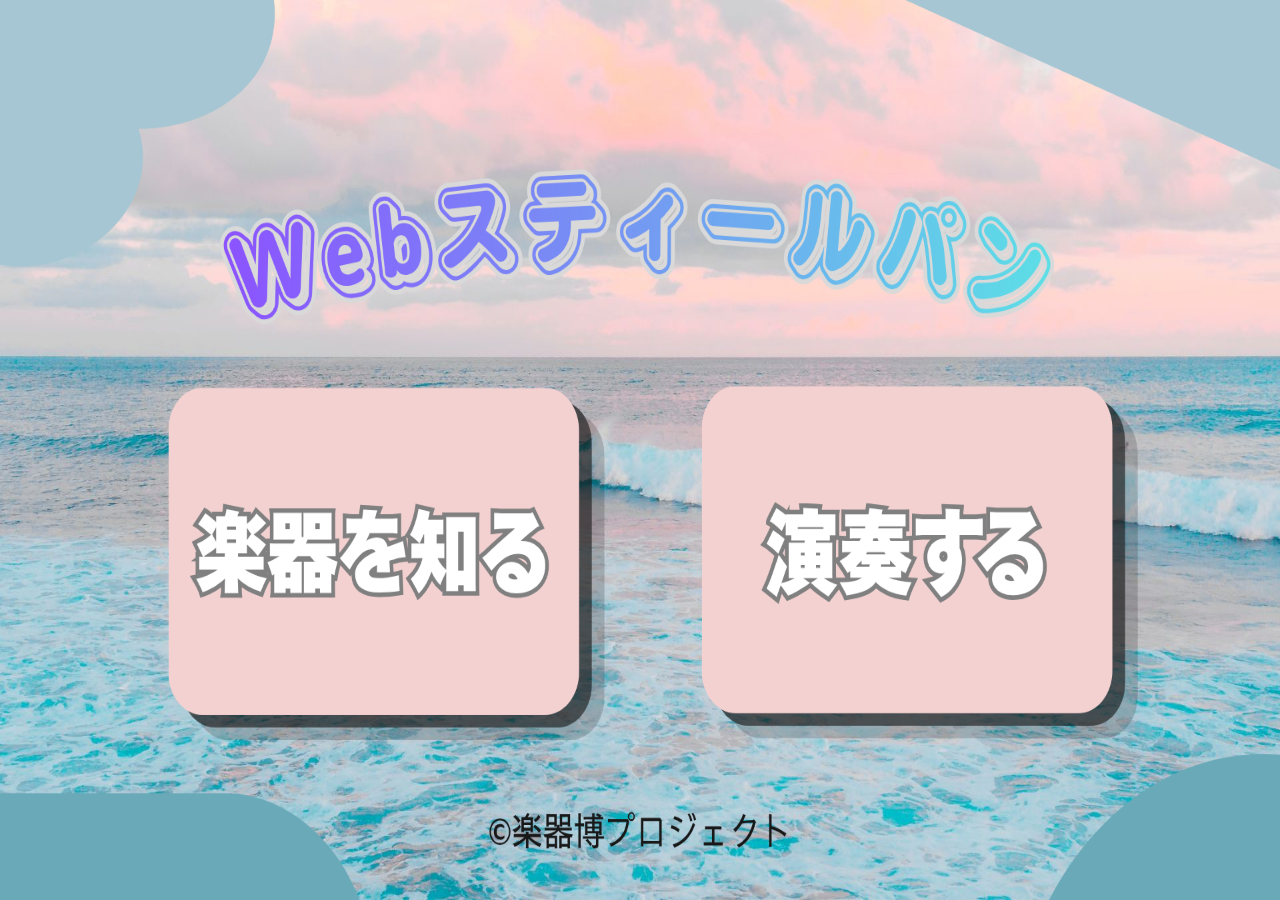
<file: index.html>
</html>
<!DOCTYPE html>
<html lang="ja">

<head>
    <meta charset="UTF-8">
    <meta name="viewport" content="width=device-width, initial-scale=1.0">
    <link rel="stylesheet" href="index.css">
    <title>Webスティールパン</title>
</head>

<body oncontextmenu="return false;">
    <div class="top-container">

        <img src="img/index.png" alt="Webスティールパン">

        <a href="history.html" class="history-button" aria-label="楽器を知る"></a>

        <a href="play.html" class="play-button" aria-label="演奏する"></a>

    </div>

</body>

</html>
</file>
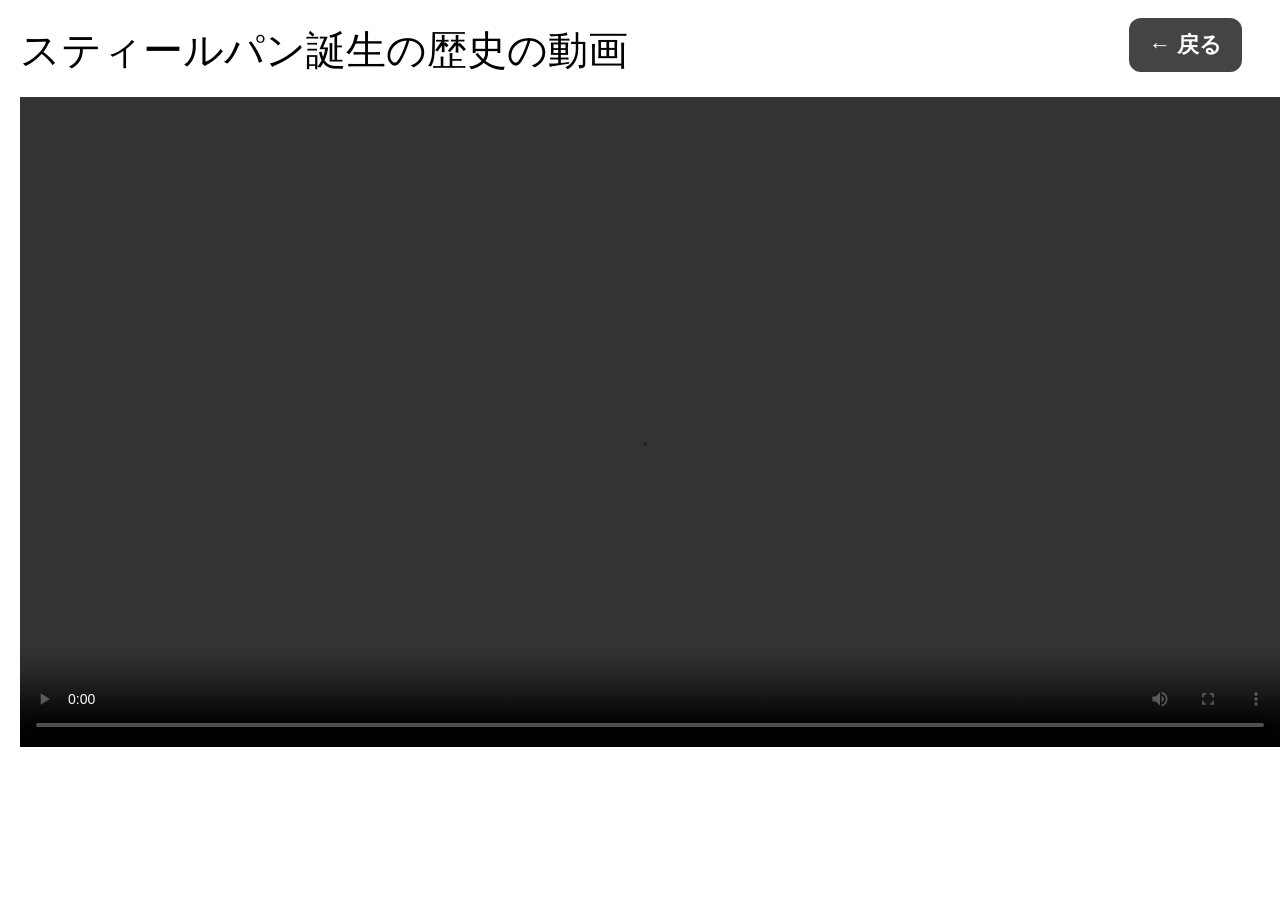
<file: history.html>
<!DOCTYPE html>
<html lang="ja">

<head>
    <meta charset="UTF-8">
    <meta name="viewport" content="width=device-width, initial-scale=1.0">
    <link rel="stylesheet" href="history.css">
    <title>楽器を知る</title>
</head>

<body oncontextmenu="return false;">

    <div class="container">
        <div class="box">
            <p>スティールパン誕生の歴史の動画</p>
            <video src="video/historyvideo4.mp4" controls preload="auto" playsinline webkit-playsinline>
            </video>
        </div>

        <div class="box">
            <p>スティールパンの奏法説明の動画</p>
            <video src="video/playingstylevideo4.mp4" controls preload="auto" playsinline>
            </video>
        </div>

        <div class="box">
            <p>スティールパン演奏動画 ～UNDER THE SEA～</p>
            <video src="video/playvideo3.mp4" controls preload="auto" playsinline>
            </video>
        </div>
    </div>

    <!-- 戻るボタンはスクロール領域の外に配置 -->
    <a href="index.html" id="backButton">← 戻る</a>

</body>

</html>
</file>
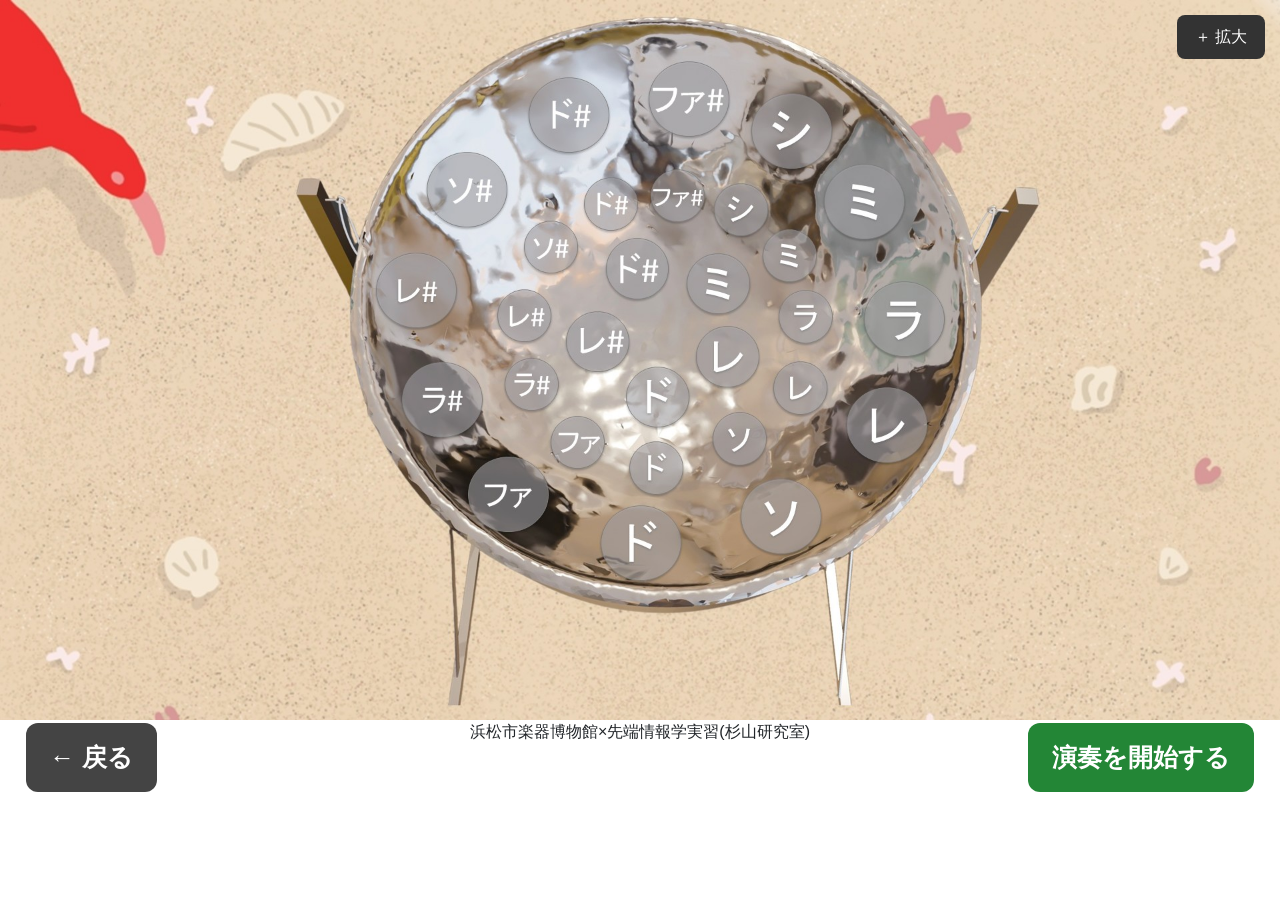
<file: play.html>
<!DOCTYPE html>
<html lang="ja">

<head>
    <meta charset="UTF-8">
    <meta name="viewport" content="width=device-width, initial-scale=1.0">
    <link rel="stylesheet" href="https://cdn.jsdelivr.net/npm/bootstrap@4.5.3/dist/css/bootstrap.min.css"
        integrity="sha384-TX8t27EcRE3e/ihU7zmQxVncDAy5uIKz4rEkgIXeMed4M0jlfIDPvg6uqKI2xXr2" crossorigin="anonymous">
    <link rel="stylesheet" href="play.css">
    <script src="script.js" defer></script>
    <title>play</title>
</head>

<body oncontextmenu="return false;">
    <!-- <div class="musicsheet">
        <select name="songs" id="songs">
            <option value="label">Choose a song:</option>
            <option value="volvo">Song_001 C major scale</option>
            <option value="saab">Saab</option>
            <option value="mercedes">Mercedes</option>
            <option value="audi">Audi</option>
        </select>

    </div>
    <div> <img src="music/SP-001 - Score.png" alt=""></div> -->

    <!-- 準備ボタン：右下に配置 -->
    <button type="button" id="prepareButton">
        演奏を開始する
    </button>

    <!-- 戻るボタン：左下に配置 -->
    <a href="index.html" id="backButton">← 戻る</a>

    <!-- 拡大ボタン：右上に配置 -->
    <button id="zoomButton" onclick="toggleZoom()">＋ 拡大</button>

    <!-- 拡大対象 -->
    <div id="pageContent">

        <div class="steelpan">
            <div class="pan-container">
                <img src="img/haikei.jpg" alt="LowCTenorPan">

                <p>浜松市楽器博物館×先端情報学実習(杉山研究室)</p>

                <!--外側の円のボタン-->
                <!-- ド -->
                <button type="button" class="note outer-note" style="left: 50.3%; top: 75.4%;" data-note="C"
                    aria-label="ド"></button>

                <!-- ファ -->
                <button type="button" class="note outer-note" style="left: 40.45%; top: 68.5%;" data-note="F"
                    aria-label="ファ"></button>

                <!-- ラ♯(Bb) -->
                <button type="button" class="note outer-note" style="left: 35.55%; top: 55.5%;" data-note="A#"
                    aria-label="ラシャープ"></button>

                <!-- レ♯(Eb) -->
                <button type="button" class="note outer-note" style="left: 33.7%; top: 40.5%;" data-note="D#"
                    aria-label="レシャープ"></button>

                <!-- ソ♯ -->
                <button type="button" class="note outer-note" style="left: 37.4%; top: 26%;" data-note="G#"
                    aria-label="ソシャープ"></button>

                <!-- ド♯ -->
                <button type="button" class="note outer-note" style="left: 44.95%; top: 16%;" data-note="C#"
                    aria-label="ドシャープ"></button>

                <!-- ファ♯ -->
                <button type="button" class="note outer-note" style="left: 53.6%; top: 13.9%;" data-note="F#"
                    aria-label="ファシャープ"></button>

                <!-- シ -->
                <button type="button" class="note outer-note" style="left: 61.4%; top: 18.5%;" data-note="B"
                    aria-label="シ"></button>

                <!-- ミ -->
                <button type="button" class="note outer-note" style="left: 66.85%; top: 27.8%;" data-note="E"
                    aria-label="ミ"></button>

                <!-- ラ -->
                <button type="button" class="note outer-note" style="left: 69.85%; top: 44%;" data-note="A"
                    aria-label="ラ"></button>

                <!-- レ -->
                <button type="button" class="note outer-note" style="left: 68.5%; top: 59%;" data-note="D"
                    aria-label="レ"></button>

                <!-- ソ -->
                <button type="button" class="note outer-note" style="left: 60.6%; top: 71.8%;" data-note="G"
                    aria-label="ソ"></button>

                <!--内側の円のボタン-->
                <!-- 内側のド -->
                <button type="button" class="note inner-note" style="left: 51.5%; top: 65%;" data-note="HighC"
                    aria-label="ド"></button>

                <!-- 内側のファ -->
                <button type="button" class="note inner-note" style="left: 45.5%; top: 61.5%;" data-note="HighF"
                    aria-label="高いファ"></button>

                <!-- 内側のラ＃（HigfBb） -->
                <button type="button" class="note inner-note" style="left: 42.2%; top: 53.35%;" data-note="HighA#"
                    aria-label="ラシャープ"></button>

                <!-- 内側のレ♯（HighEb） -->
                <button type="button" class="note inner-note" style="left: 41.65%; top: 43.8%;" data-note="HighD#"
                    aria-label="高いレシャープ"></button>

                <!-- 内側のソ♯（HighG#） -->
                <button type="button" class="note inner-note" style="left: 43.63%; top: 34.3%;" data-note="HighG#"
                    aria-label="高いソシャープ"></button>

                <!-- 内側のド♯（HighC#） -->
                <button type="button" class="note inner-note" style="left: 48%; top: 28.27%;" data-note="HighC#"
                    aria-label="高いドシャープ"></button>

                <!-- 内側のファ♯（HighF#） -->
                <button type="button" class="note inner-note" style="left: 52.85%; top: 27.1%;" data-note="HighF#"
                    aria-label="高いファシャープ"></button>

                <!-- 内側のシ（HighB） -->
                <button type="button" class="note inner-note" style="left: 57.47%; top: 29%;" data-note="HighB"
                    aria-label="高いシ"></button>

                <!-- 内側のミ（HighE） -->
                <button type="button" class="note inner-note" style="left: 61.2%; top: 35.3%;" data-note="HighE"
                    aria-label="高いミ"></button>

                <!-- 内側のラ（HighA） -->
                <button type="button" class="note inner-note" style="left: 62.27%; top: 43.75%;" data-note="HighA"
                    aria-label="高いラ"></button>

                <!-- 内側のレ（HighD） -->
                <button type="button" class="note inner-note" style="left: 62%; top: 53.72%;" data-note="HighD"
                    aria-label="高いレ"></button>

                <!-- 内側のソ（HighG） -->
                <button type="button" class="note inner-note" style="left: 57.5%; top: 61%;" data-note="HighG"
                    aria-label="高いソ"></button>

                <!--さらに内側の円のボタン(円の大きさはmiddle)-->
                <!-- さらに内側のド（DblHighC） -->
                <button type="button" class="note middle-note" style="left: 51.37%; top: 55%;" data-note="DblHighC"
                    aria-label="さらに高いド"></button>

                <!-- さらに内側のレ♯（DblHighEb） -->
                <button type="button" class="note middle-note" style="left: 46.95%; top: 47.4%;" data-note="DblHighD#"
                    aria-label="さらに高いレシャープ"></button>

                <!-- さらに内側のド♯（DblHighC#） -->
                <button type="button" class="note middle-note" style="left: 49.9%; top: 37.3%;" data-note="DblHighC#"
                    aria-label=" さらに高いドシャープ"></button>

                <!-- さらに内側のミ（DblHighE） -->
                <button type="button" class="note middle-note" style="left: 55.9%; top: 39.32%;" data-note="DblHighE"
                    aria-label=" さらに高いミ"></button>

                <!-- さらに内側のレ（DblHighD） -->
                <button type="button" class="note middle-note" style="left: 56.55%; top: 49.43%;" data-note="DblHighD"
                    aria-label=" さらに高いレ"></button>

            </div>
        </div>


        <audio preload="auto" id="A">
            <source src="sound/A.mp3" type="audio/mp3">
        </audio>

        <audio preload="auto" id="B">
            <source src="sound/B.mp3" type="audio/mp3">
        </audio>
        <audio preload="auto" id="A#">
            <source src="sound/Bb.mp3" type="audio/mp3">
        </audio>
        <audio preload="auto" id="C">
            <source src="sound/C.mp3" type="audio/mp3">
            <p>Your browser is not supported.Try on Google Chrome.</p>
        </audio>
        <audio preload="auto" id="C#">
            <source src="sound/Csharp.mp3" type="audio/mp3">
        </audio>
        <audio preload="auto" id="D">
            <source src="sound/D.mp3" type="audio/mp3">
        </audio>
        <audio preload="auto" id="D#">
            <source src="sound/Eb.mp3" type="audio/mp3">
        </audio>
        <audio preload="auto" id="E">
            <source src="sound/E.mp3" type="audio/mp3">
        </audio>
        <audio preload="auto" id="F">
            <source src="sound/F.mp3" type="audio/mp3">
        </audio>
        <audio preload="auto" id="F#">
            <source src="sound/Fsharp.mp3" type="audio/mp3">
        </audio>
        <audio preload="auto" id="G">
            <source src="sound/G.mp3" type="audio/mp3">
        </audio>
        <audio preload="auto" id="G#">
            <source src="sound/Gsharp.mp3" type="audio/mp3">
        </audio>

        <audio preload="auto" id="HighA">
            <source src="sound/HighA.mp3" type="audio/mp3">
        </audio>
        <audio preload="auto" id="HighB">
            <source src="sound/HighB.mp3" type="audio/mp3">
        </audio>
        <audio preload="auto" id="HighA#">
            <source src="sound/HighBb.mp3" type="audio/mp3">
        </audio>
        <audio preload="auto" id="HighC">
            <source src="sound/HighC.mp3" type="audio/mp3">
        </audio>
        <audio preload="auto" id="HighC#">
            <source src="sound/HighCsharp.mp3" type="audio/mp3">
        </audio>
        <audio preload="auto" id="HighD">
            <source src="sound/HighD.mp3" type="audio/mp3">
        </audio>
        <audio preload="auto" id="HighD#">
            <source src="sound/HighEb.mp3" type="audio/mp3">
        </audio>
        <audio preload="auto" id="HighE">
            <source src="sound/HighE.mp3" type="audio/mp3">
        </audio>
        <audio preload="auto" id="HighF">
            <source src="sound/HighF.mp3" type="audio/mp3">
        </audio>
        <audio preload="auto" id="HighF#">
            <source src="sound/HighFsharp.mp3" type="audio/mp3">
        </audio>
        <audio preload="auto" id="HighG">
            <source src="sound/HighG.mp3" type="audio/mp3">
        </audio>
        <audio preload="auto" id="HighG#">
            <source src="sound/HighGsharp.mp3" type="audio/mp3">
        </audio>

        <audio preload="auto" id="DblHighC">
            <source src="sound/DblHighC.mp3" type="audio/mp3">
        </audio>
        <audio preload="auto" id="DblHighC#">
            <source src="sound/DblHighCsharp.mp3" type="audio/mp3">
        </audio>
        <audio preload="auto" id="DblHighD">
            <source src="sound/DblHighD.mp3" type="audio/mp3">
        </audio>
        <audio preload="auto" id="DblHighD#">
            <source src="sound/DblHighEb.mp3" type="audio/mp3">
        </audio>
        <audio preload="auto" id="DblHighE">
            <source src="sound/DblHighE.mp3" type="audio/mp3">
        </audio>

        <script>
            let isZoomed = false;

            function toggleZoom() {
                isZoomed = !isZoomed;

                document.getElementById("pageContent").style.transform =
                    isZoomed ? "scale(1.3)" : "scale(1)";

                document.getElementById("zoomButton").textContent =
                    isZoomed ? "－ 縮小" : "＋ 拡大";

                document.getElementById("prepareButton")
                    .classList.toggle("zoomed", isZoomed);

                document.getElementById("backButton")
                    .classList.toggle("zoomed", isZoomed);

                // 拡大中だけ画面を固定
                document.body.classList.toggle("zoomed", isZoomed);
            }
        </script>

    </div>

</body>

</html>
</file>
<file: index.css>
* {
    box-sizing: border-box;
}

body {
    margin: 0;
    padding: 0;
    width: 100%;
    height: 100dvh;
    overflow: hidden;

    display: flex;
    justify-content: center;
    align-items: center;
    background: #a9c9d5;
}

/* トップ画面全体 */
.top-container {
    position: relative;

    width: min(100vw, 177.78dvh);
    height: min(100dvh, 56.25vw);

    aspect-ratio: 16 / 9;
    overflow: hidden;
    flex-shrink: 0;
}

/* 背景画像 */
.top-container img {
    display: block;
    width: 100%;
    height: 100%;
    object-fit: fill;
}

/* 楽器を知るボタン */
.history-button {
    position: absolute;
    left: 9.4%;
    top: 43.15%;
    width: 35.1%;
    height: 36.2%;
}

/* 演奏するボタン */
.play-button {
    position: absolute;
    left: 55.4%;
    top: 43.15%;
    width: 35.1%;
    height: 36.2%;
}

/* タブレット横向き */
@media screen and (min-width: 600px) and (max-width: 1200px) and (orientation: landscape) {

    .top-container {
        width: 100%;
        height: 100dvh;
        overflow: hidden;
        position: relative;
    }

    .top-container img {
        width: 100%;
        height: 100%;
        object-fit: cover;
        object-position: center;
    }
}

/* 文字や背景の選択禁止 */
body,
a,
img {
    user-select: none;
    -webkit-user-select: none;
    -webkit-touch-callout: none;
}

img,
a {
    -webkit-user-drag: none;
}

/* 画面を固定してスクロール禁止 */
html,
body {
    width: 100%;
    height: 100%;
    margin: 0;
    overflow: hidden;
}

.top-container {
    height: 100vh;
    height: 100dvh;
    overflow: hidden;
}
</file>
<file: history.css>
* {
    box-sizing: border-box;
}

html,
body {
    width: 100%;
    height: 100%;
    margin: 0;
    overflow: hidden;
}

body {
    height: 100dvh;
}

/* 横スクロール領域 */
.container {
    display: flex;
    flex-direction: row;
    align-items: flex-start;
    gap: 25px;

    width: 100%;
    height: 100%;
    padding: 15px 20px;

    overflow-x: auto;
    overflow-y: hidden;

    -webkit-overflow-scrolling: touch;
    touch-action: pan-x;
}

/* 動画1本分の領域 */
.box {
    flex: 0 0 95%;
    width: 95%;
    height: 100%;
    min-width: 0;
}

/* 説明文 */
.box p {
    font-size: clamp(20px, 3vw, 40px);
    font-weight: 500;
    line-height: 1.3;
    margin: 10px 0 20px;
}

/* 動画 */
.box video {
    display: block;
    width: 100%;
    height: auto;
    max-height: calc(100dvh - 90px);
    object-fit: contain;
}

/* 戻るボタン */
#backButton {
    position: fixed;
    right: 3%;
    top: 2%;
    z-index: 100;

    padding: 12px 20px;
    border: none;
    border-radius: 12px;

    background: #444;
    color: white;
    font-size: 22px;
    font-weight: bold;
    text-decoration: none;

    -webkit-tap-highlight-color: transparent;
}

/* PC用 */
@media screen and (min-width: 1201px) {
    .box {
        flex: 0 0 1300px;
        width: 1300px;
    }

    .box p {
        font-size: 40px;
    }
}

/* 文字・画像の選択禁止 */
body,
a,
img {
    user-select: none;
    -webkit-user-select: none;
    -webkit-touch-callout: none;
}

img,
a {
    -webkit-user-drag: none;
}

video {
    max-width: 100%;
}
</file>
<file: play.css>
.steelpan {
    width: 100%;
    text-align: center;
}

.steelpan img {
    display: block;
    width: auto;
    height: auto;
    max-width: 100%;
    max-height: 92dvh;
    margin: 0 auto;
    object-fit: contain;
}

/* 演奏開始ボタン：右下 */
#prepareButton {
    position: absolute;
    right: 2%;
    bottom: 12%;
    z-index: 100;

    padding: 16px 24px;
    border: none;
    border-radius: 12px;

    background: #238636;
    color: white;
    font-size: 25px;
    font-weight: bold;
    cursor: pointer;
}

/* 戻るボタン：左下 */
#backButton {
    position: absolute;
    left: 2%;
    bottom: 12%;
    z-index: 100;

    padding: 16px 24px;
    border: none;
    border-radius: 12px;

    background: #444;
    color: white;
    font-size: 25px;
    font-weight: bold;
    cursor: pointer;
}

/* 戻るボタン：タップ時も下線を表示しない */
#backButton,
#backButton:link,
#backButton:visited,
#backButton:hover,
#backButton:active,
#backButton:focus {
    text-decoration: none !important;
    -webkit-tap-highlight-color: transparent;
}

/* 拡大縮小ボタン：右上 */
#zoomButton {
    position: fixed;
    top: 15px;
    right: 15px;
    z-index: 9999;

    padding: 10px 18px;
    font-size: 16px;
    background-color: #333;
    color: white;
    border: none;
    border-radius: 8px;
    cursor: pointer;
}

#pageContent {
    transform: scale(1);
    transform-origin: center 5%;
    transition: transform 0.2s ease;
    width: 100%;
}

/* 押したとき */
#prepareButton:active,
#backButton:active {
    opacity: 0.75;
}

.pan-container {
    position: relative;
    width: 100%;
    max-width: 1920px;
    margin: 0 auto;
}

.pan-container img {
    display: block;
    width: 100%;
    height: auto;
}

/* 共通設定 */
.pan-container .note {
    position: absolute;
    transform: translate(-50%, -50%);
    aspect-ratio: 1;
    padding: 0;
    border: none;
    border-radius: 50%;
    background: transparent;
    cursor: pointer;
    touch-action: manipulation;
}

/* 外側：一番大きいボタン */
.pan-container .note.outer-note {
    width: 5.4%;
}

/* 内側：一番小さいボタン */
.pan-container .note.inner-note {
    width: 3.9%;
}

/* さらに内側：中くらいのボタン */
.pan-container .note.middle-note {
    width: 4.5%;
}

/* 文字や背景の選択禁止 */
body,
a,
img {
    user-select: none;
    -webkit-user-select: none;
    -webkit-touch-callout: none;
}

img,
a {
    -webkit-user-drag: none;
}

/* ダブルタップによる画面拡大を防止 */
button,
a {
    touch-action: manipulation;
}

/* ボタンのダブルタップによる画面拡大を防止 */
#prepareButton,
#backButton,
#zoomButton,
.pan-container .note {
    touch-action: manipulation !important;
}

#prepareButton {
    touch-action: none !important;
    -webkit-tap-highlight-color: transparent;
    -webkit-user-select: none;
    user-select: none;
}

/* 拡大時のボタン位置 */
#prepareButton.zoomed,
#backButton.zoomed {
    position: fixed;
    bottom: 2% !important;
}

/* 縦横スクロールを禁止 */
html,
body {
    width: 100%;
    height: 100%;
    margin: 0;
    overflow: hidden;
    overscroll-behavior: none;
}

/* 拡大中は画面のスクロールを禁止 */
body.zoomed {
    overflow: hidden;
    position: fixed;
    width: 100%;
}
</file>
